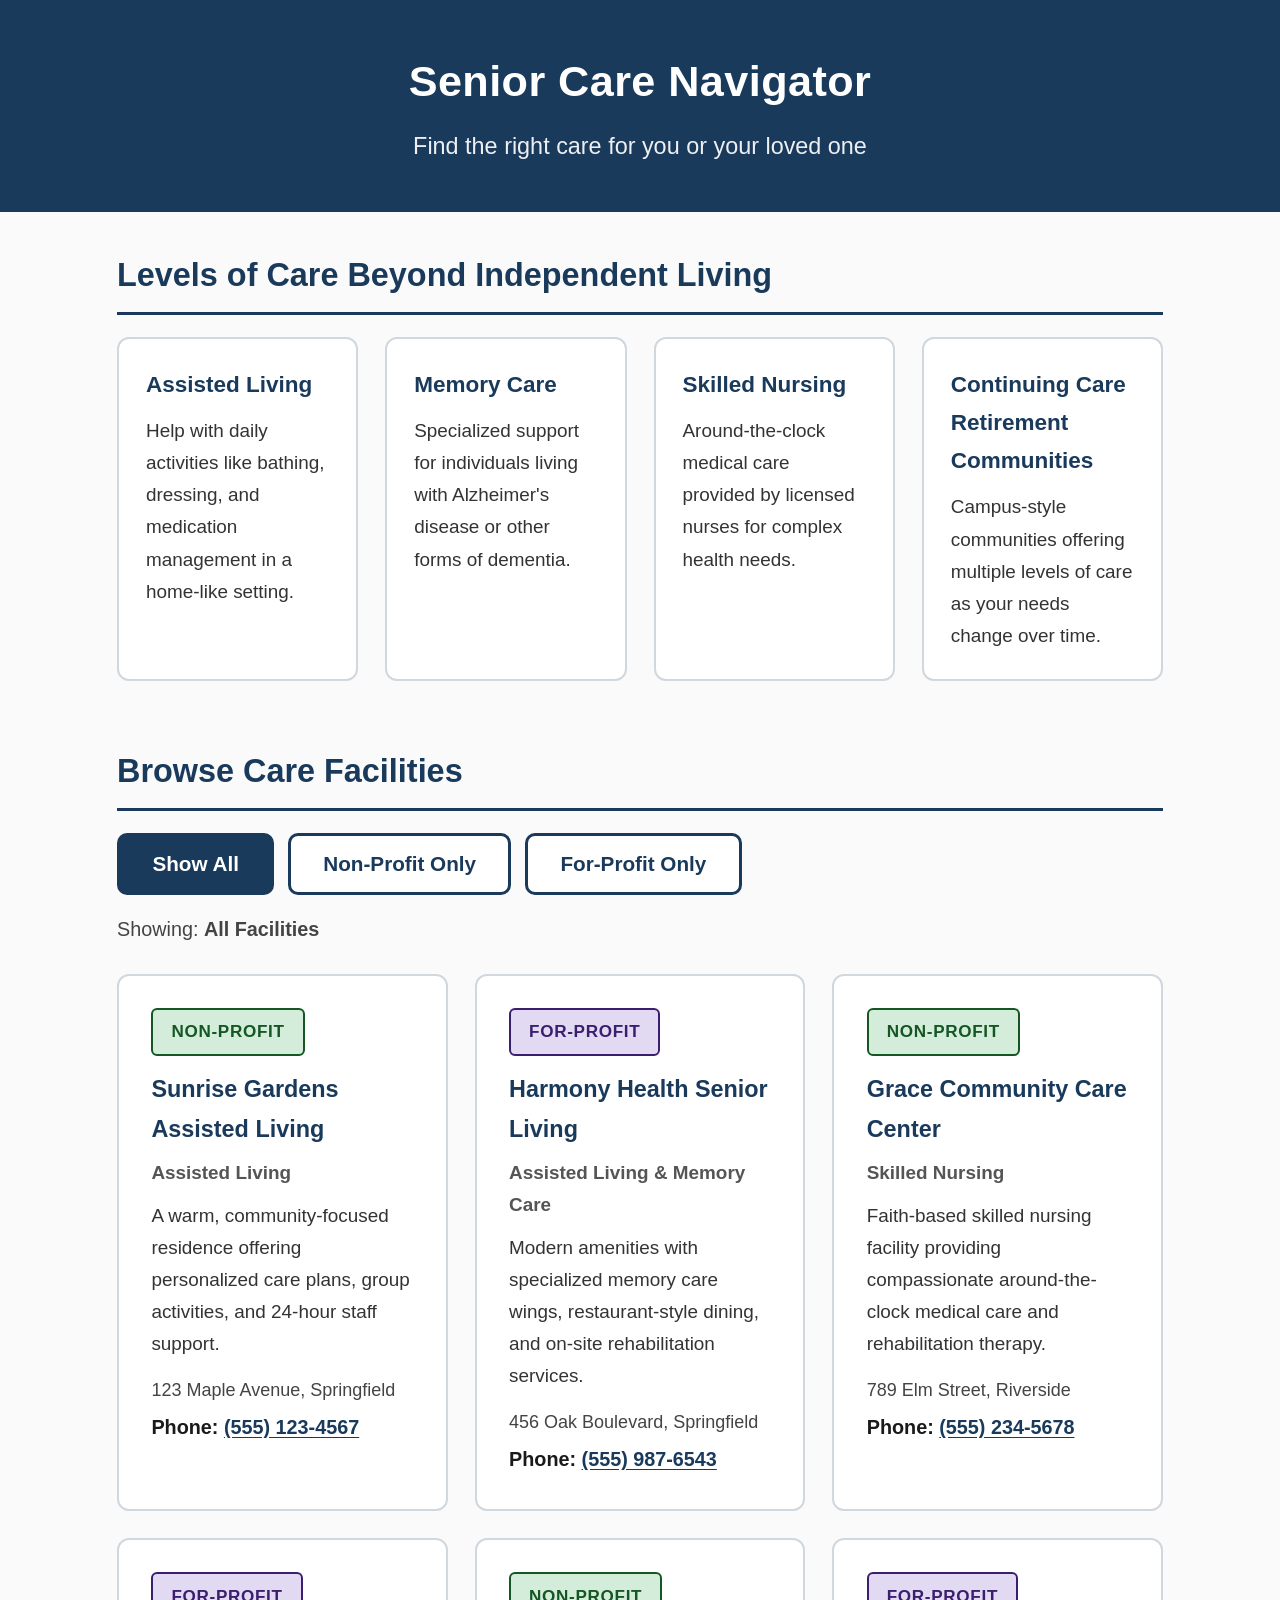
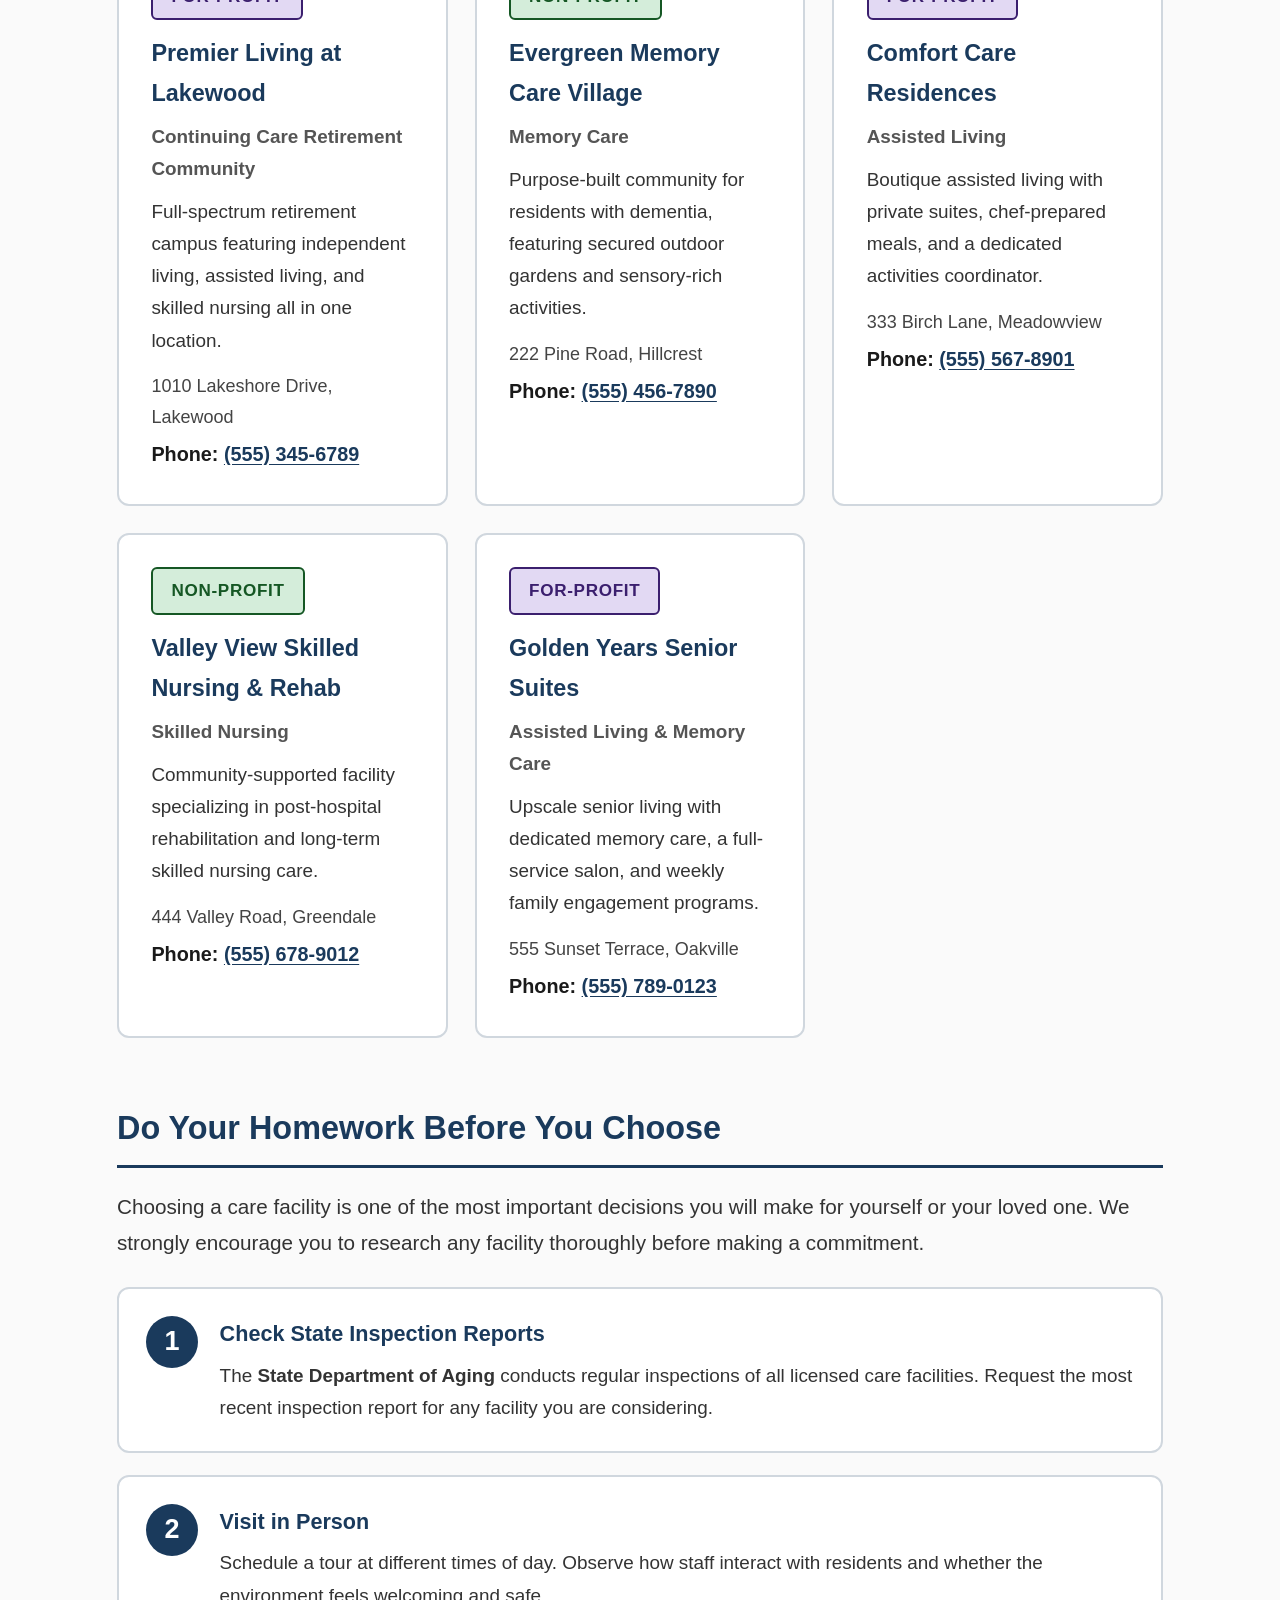
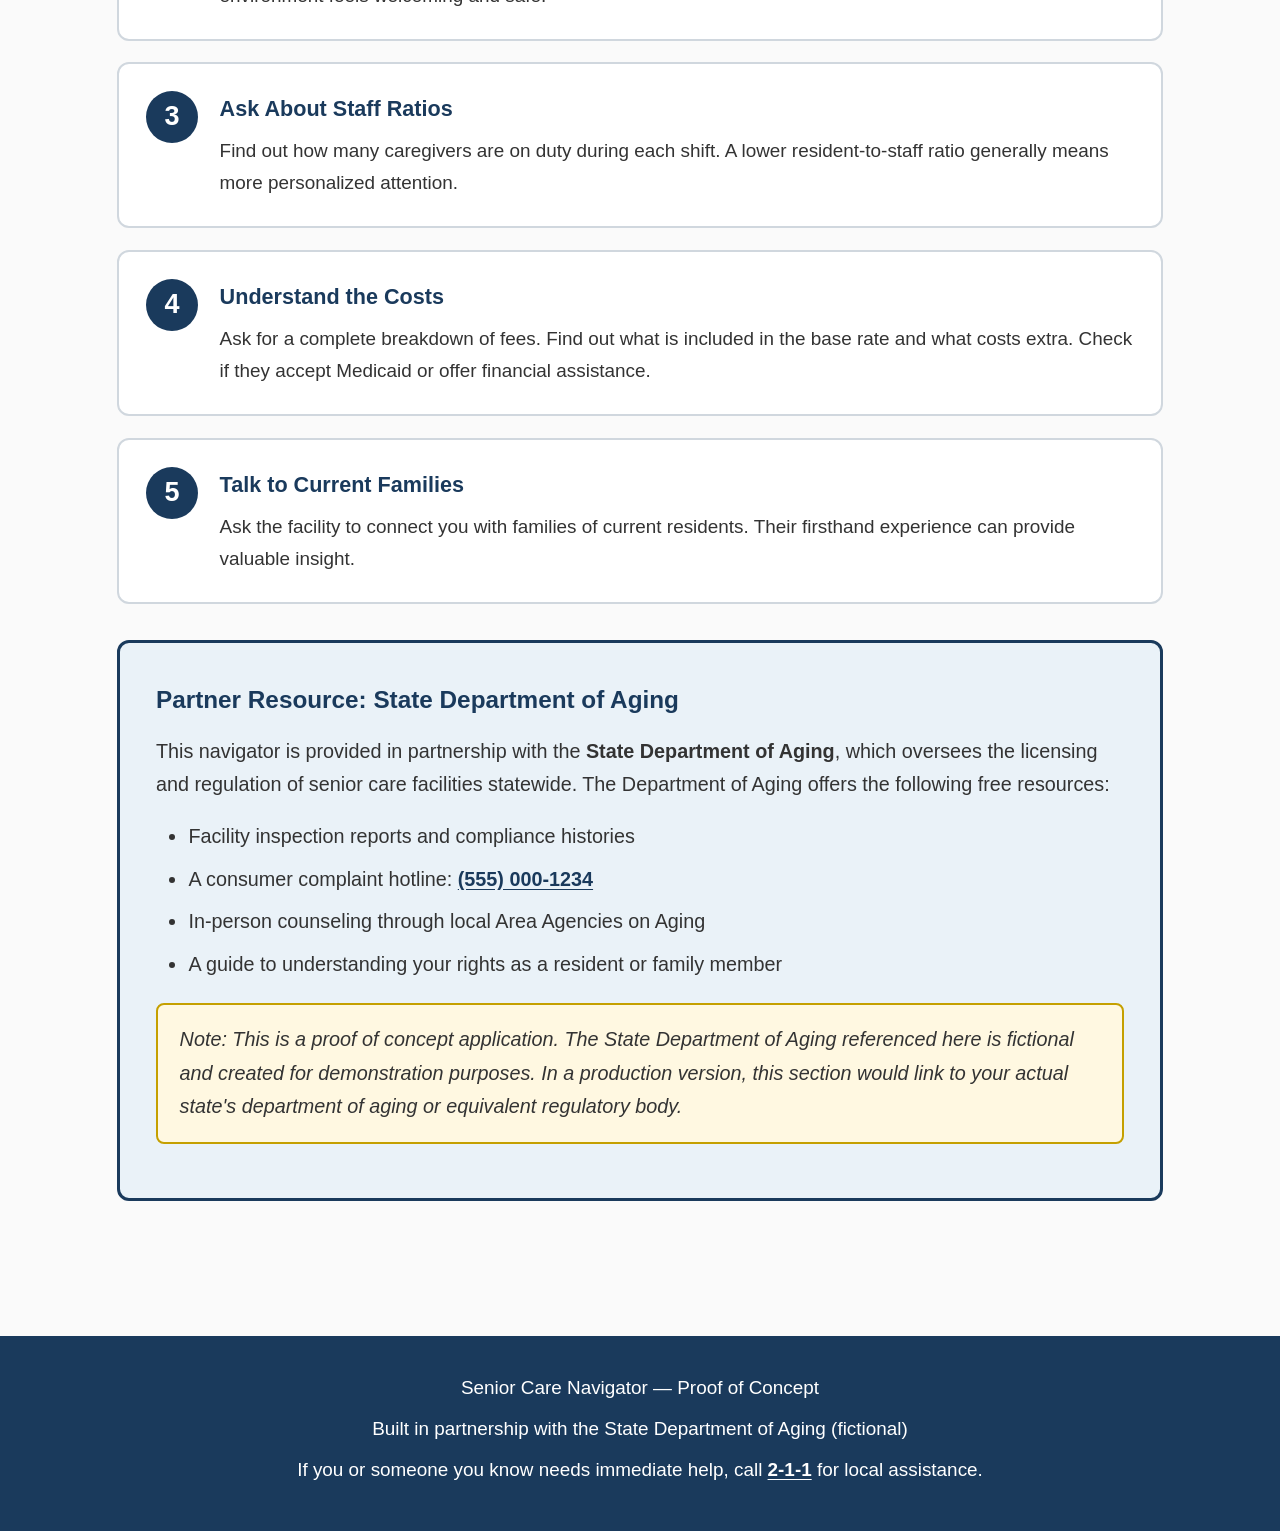
<file: senior-care-navigator/index.html>
<!DOCTYPE html>
<html lang="en">
<head>
  <meta charset="UTF-8">
  <meta name="viewport" content="width=device-width, initial-scale=1.0">
  <title>Senior Care Navigator</title>
  <link rel="stylesheet" href="styles.css">
</head>
<body>
  <a href="#main-content" class="skip-link">Skip to main content</a>

  <header>
    <h1>Senior Care Navigator</h1>
    <p class="subtitle">Find the right care for you or your loved one</p>
  </header>

  <main id="main-content">

    <!-- Care Level Info Section -->
    <section class="care-levels" aria-label="Care levels overview">
      <h2>Levels of Care Beyond Independent Living</h2>
      <div class="care-cards">
        <div class="care-card">
          <h3>Assisted Living</h3>
          <p>Help with daily activities like bathing, dressing, and medication management in a home-like setting.</p>
        </div>
        <div class="care-card">
          <h3>Memory Care</h3>
          <p>Specialized support for individuals living with Alzheimer's disease or other forms of dementia.</p>
        </div>
        <div class="care-card">
          <h3>Skilled Nursing</h3>
          <p>Around-the-clock medical care provided by licensed nurses for complex health needs.</p>
        </div>
        <div class="care-card">
          <h3>Continuing Care Retirement Communities</h3>
          <p>Campus-style communities offering multiple levels of care as your needs change over time.</p>
        </div>
      </div>
    </section>

    <!-- Filter Controls -->
    <section class="filter-section" aria-label="Filter care facilities">
      <h2>Browse Care Facilities</h2>
      <div class="filter-controls">
        <div class="toggle-group" role="radiogroup" aria-label="Filter by organization type">
          <button
            class="toggle-btn active"
            data-filter="all"
            role="radio"
            aria-checked="true"
          >
            Show All
          </button>
          <button
            class="toggle-btn"
            data-filter="non-profit"
            role="radio"
            aria-checked="false"
          >
            Non-Profit Only
          </button>
          <button
            class="toggle-btn"
            data-filter="for-profit"
            role="radio"
            aria-checked="false"
          >
            For-Profit Only
          </button>
        </div>
        <p class="filter-hint" aria-live="polite">Showing: <strong id="filter-status">All Facilities</strong></p>
      </div>
    </section>

    <!-- Facility Listings -->
    <section class="listings" aria-label="Care facility listings">
      <div class="listing-grid" id="listing-grid">

        <article class="listing-card" data-type="non-profit">
          <div class="listing-badge non-profit">Non-Profit</div>
          <h3>Sunrise Gardens Assisted Living</h3>
          <p class="listing-type">Assisted Living</p>
          <p class="listing-desc">A warm, community-focused residence offering personalized care plans, group activities, and 24-hour staff support.</p>
          <p class="listing-location">123 Maple Avenue, Springfield</p>
          <p class="listing-phone">Phone: <a href="tel:5551234567">(555) 123-4567</a></p>
        </article>

        <article class="listing-card" data-type="for-profit">
          <div class="listing-badge for-profit">For-Profit</div>
          <h3>Harmony Health Senior Living</h3>
          <p class="listing-type">Assisted Living &amp; Memory Care</p>
          <p class="listing-desc">Modern amenities with specialized memory care wings, restaurant-style dining, and on-site rehabilitation services.</p>
          <p class="listing-location">456 Oak Boulevard, Springfield</p>
          <p class="listing-phone">Phone: <a href="tel:5559876543">(555) 987-6543</a></p>
        </article>

        <article class="listing-card" data-type="non-profit">
          <div class="listing-badge non-profit">Non-Profit</div>
          <h3>Grace Community Care Center</h3>
          <p class="listing-type">Skilled Nursing</p>
          <p class="listing-desc">Faith-based skilled nursing facility providing compassionate around-the-clock medical care and rehabilitation therapy.</p>
          <p class="listing-location">789 Elm Street, Riverside</p>
          <p class="listing-phone">Phone: <a href="tel:5552345678">(555) 234-5678</a></p>
        </article>

        <article class="listing-card" data-type="for-profit">
          <div class="listing-badge for-profit">For-Profit</div>
          <h3>Premier Living at Lakewood</h3>
          <p class="listing-type">Continuing Care Retirement Community</p>
          <p class="listing-desc">Full-spectrum retirement campus featuring independent living, assisted living, and skilled nursing all in one location.</p>
          <p class="listing-location">1010 Lakeshore Drive, Lakewood</p>
          <p class="listing-phone">Phone: <a href="tel:5553456789">(555) 345-6789</a></p>
        </article>

        <article class="listing-card" data-type="non-profit">
          <div class="listing-badge non-profit">Non-Profit</div>
          <h3>Evergreen Memory Care Village</h3>
          <p class="listing-type">Memory Care</p>
          <p class="listing-desc">Purpose-built community for residents with dementia, featuring secured outdoor gardens and sensory-rich activities.</p>
          <p class="listing-location">222 Pine Road, Hillcrest</p>
          <p class="listing-phone">Phone: <a href="tel:5554567890">(555) 456-7890</a></p>
        </article>

        <article class="listing-card" data-type="for-profit">
          <div class="listing-badge for-profit">For-Profit</div>
          <h3>Comfort Care Residences</h3>
          <p class="listing-type">Assisted Living</p>
          <p class="listing-desc">Boutique assisted living with private suites, chef-prepared meals, and a dedicated activities coordinator.</p>
          <p class="listing-location">333 Birch Lane, Meadowview</p>
          <p class="listing-phone">Phone: <a href="tel:5555678901">(555) 567-8901</a></p>
        </article>

        <article class="listing-card" data-type="non-profit">
          <div class="listing-badge non-profit">Non-Profit</div>
          <h3>Valley View Skilled Nursing &amp; Rehab</h3>
          <p class="listing-type">Skilled Nursing</p>
          <p class="listing-desc">Community-supported facility specializing in post-hospital rehabilitation and long-term skilled nursing care.</p>
          <p class="listing-location">444 Valley Road, Greendale</p>
          <p class="listing-phone">Phone: <a href="tel:5556789012">(555) 678-9012</a></p>
        </article>

        <article class="listing-card" data-type="for-profit">
          <div class="listing-badge for-profit">For-Profit</div>
          <h3>Golden Years Senior Suites</h3>
          <p class="listing-type">Assisted Living &amp; Memory Care</p>
          <p class="listing-desc">Upscale senior living with dedicated memory care, a full-service salon, and weekly family engagement programs.</p>
          <p class="listing-location">555 Sunset Terrace, Oakville</p>
          <p class="listing-phone">Phone: <a href="tel:5557890123">(555) 789-0123</a></p>
        </article>

      </div>
      <p class="no-results" id="no-results" hidden>No facilities match your current filter. Try selecting a different option above.</p>
    </section>

    <!-- Do Your Homework Section -->
    <section class="homework-section" aria-label="Research guidance">
      <h2>Do Your Homework Before You Choose</h2>
      <p>
        Choosing a care facility is one of the most important decisions you will make for yourself or your loved one.
        We strongly encourage you to research any facility thoroughly before making a commitment.
      </p>

      <div class="homework-steps">
        <div class="homework-step">
          <span class="step-number" aria-hidden="true">1</span>
          <div>
            <h3>Check State Inspection Reports</h3>
            <p>The <strong>State Department of Aging</strong> conducts regular inspections of all licensed care facilities.
            Request the most recent inspection report for any facility you are considering.</p>
          </div>
        </div>
        <div class="homework-step">
          <span class="step-number" aria-hidden="true">2</span>
          <div>
            <h3>Visit in Person</h3>
            <p>Schedule a tour at different times of day. Observe how staff interact with residents and whether the
            environment feels welcoming and safe.</p>
          </div>
        </div>
        <div class="homework-step">
          <span class="step-number" aria-hidden="true">3</span>
          <div>
            <h3>Ask About Staff Ratios</h3>
            <p>Find out how many caregivers are on duty during each shift. A lower resident-to-staff ratio generally
            means more personalized attention.</p>
          </div>
        </div>
        <div class="homework-step">
          <span class="step-number" aria-hidden="true">4</span>
          <div>
            <h3>Understand the Costs</h3>
            <p>Ask for a complete breakdown of fees. Find out what is included in the base rate and what costs extra.
            Check if they accept Medicaid or offer financial assistance.</p>
          </div>
        </div>
        <div class="homework-step">
          <span class="step-number" aria-hidden="true">5</span>
          <div>
            <h3>Talk to Current Families</h3>
            <p>Ask the facility to connect you with families of current residents. Their firsthand experience can
            provide valuable insight.</p>
          </div>
        </div>
      </div>

      <div class="dept-aging-box">
        <h3>Partner Resource: State Department of Aging</h3>
        <p>
          This navigator is provided in partnership with the <strong>State Department of Aging</strong>,
          which oversees the licensing and regulation of senior care facilities statewide.
          The Department of Aging offers the following free resources:
        </p>
        <ul>
          <li>Facility inspection reports and compliance histories</li>
          <li>A consumer complaint hotline: <a href="tel:5550001234"><strong>(555) 000-1234</strong></a></li>
          <li>In-person counseling through local Area Agencies on Aging</li>
          <li>A guide to understanding your rights as a resident or family member</li>
        </ul>
        <p class="disclaimer">
          <em>Note: This is a proof of concept application. The State Department of Aging referenced here is
          fictional and created for demonstration purposes. In a production version, this section would link
          to your actual state's department of aging or equivalent regulatory body.</em>
        </p>
      </div>
    </section>

  </main>

  <footer>
    <p>Senior Care Navigator &mdash; Proof of Concept</p>
    <p>Built in partnership with the State Department of Aging (fictional)</p>
    <p>If you or someone you know needs immediate help, call <a href="tel:211"><strong>2-1-1</strong></a> for local assistance.</p>
  </footer>

  <script src="app.js"></script>
</body>
</html>
</file>
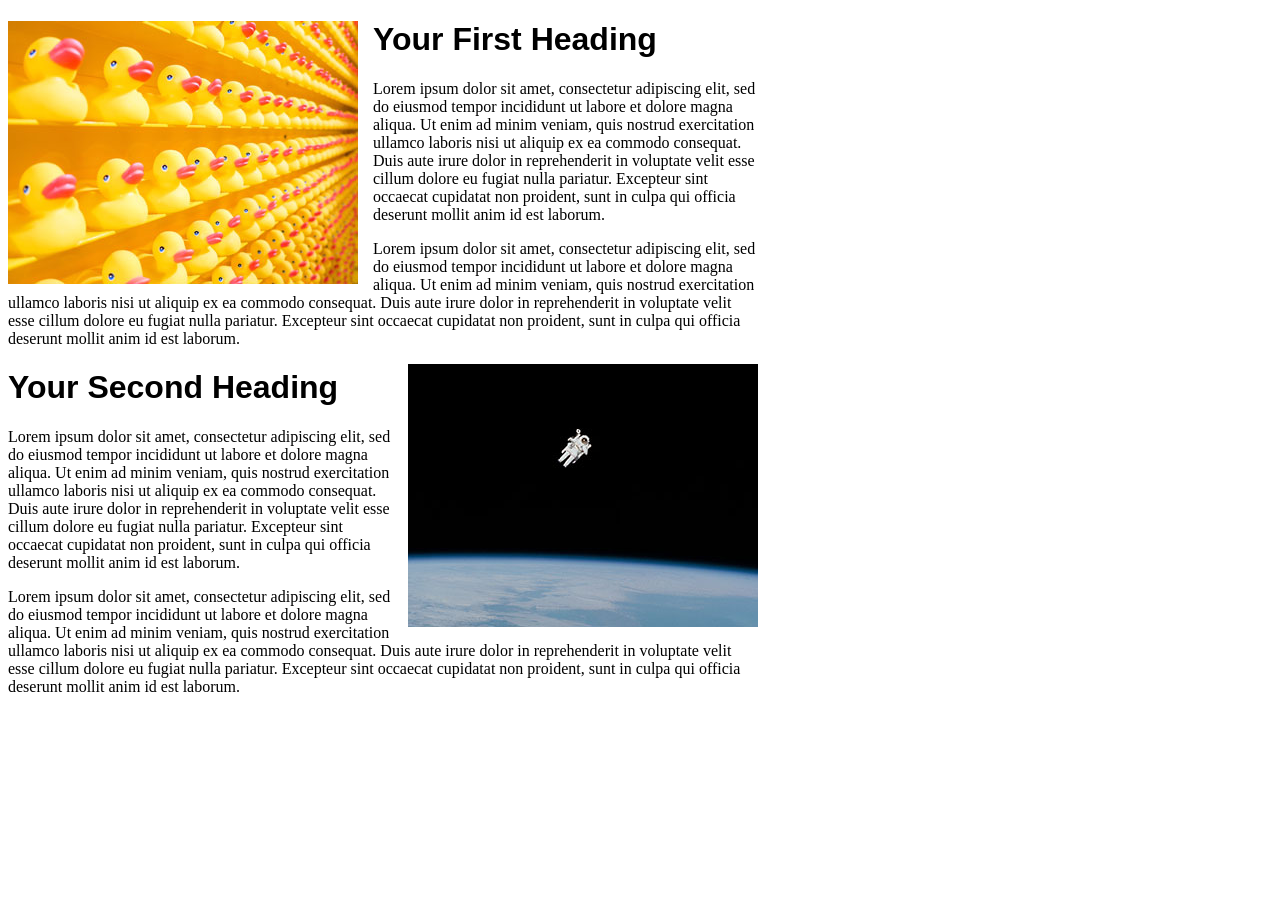
<file: 1_floats/solved/index.html>
<!DOCTYPE html>
<html>
<head>
  <link href="css/index.css" type="text/css" rel="stylesheet">
</head>
<body>
  <div class="separator">
    <img src="images/rubberDucky.jpg" class="left">
    <h1>Your First Heading</h1>
    <p>
      Lorem ipsum dolor sit amet, consectetur adipiscing elit, sed do eiusmod tempor incididunt ut labore et dolore magna aliqua. Ut enim ad minim veniam, quis nostrud exercitation ullamco laboris nisi ut aliquip ex ea commodo consequat. Duis aute irure dolor in reprehenderit in voluptate velit esse cillum dolore eu fugiat nulla pariatur. Excepteur sint occaecat cupidatat non proident, sunt in culpa qui officia deserunt mollit anim id est laborum.
    </p>
    <p>
      Lorem ipsum dolor sit amet, consectetur adipiscing elit, sed do eiusmod tempor incididunt ut labore et dolore magna aliqua. Ut enim ad minim veniam, quis nostrud exercitation ullamco laboris nisi ut aliquip ex ea commodo consequat. Duis aute irure dolor in reprehenderit in voluptate velit esse cillum dolore eu fugiat nulla pariatur. Excepteur sint occaecat cupidatat non proident, sunt in culpa qui officia deserunt mollit anim id est laborum.
    </p>
    <img src="images/space.jpg" class="right">
    <h1>Your Second Heading</h1>
    <p>
      Lorem ipsum dolor sit amet, consectetur adipiscing elit, sed do eiusmod tempor incididunt ut labore et dolore magna aliqua. Ut enim ad minim veniam, quis nostrud exercitation ullamco laboris nisi ut aliquip ex ea commodo consequat. Duis aute irure dolor in reprehenderit in voluptate velit esse cillum dolore eu fugiat nulla pariatur. Excepteur sint occaecat cupidatat non proident, sunt in culpa qui officia deserunt mollit anim id est laborum.
    </p>
    <p>
      Lorem ipsum dolor sit amet, consectetur adipiscing elit, sed do eiusmod tempor incididunt ut labore et dolore magna aliqua.

      Ut enim ad minim veniam, quis nostrud exercitation ullamco laboris nisi ut aliquip ex ea commodo consequat. Duis aute irure dolor in reprehenderit in voluptate velit esse cillum dolore eu fugiat nulla pariatur.

      Excepteur sint occaecat cupidatat non proident, sunt in culpa qui officia deserunt mollit anim id est laborum.
    </p>

  </div>
</body>
</html>
</file>
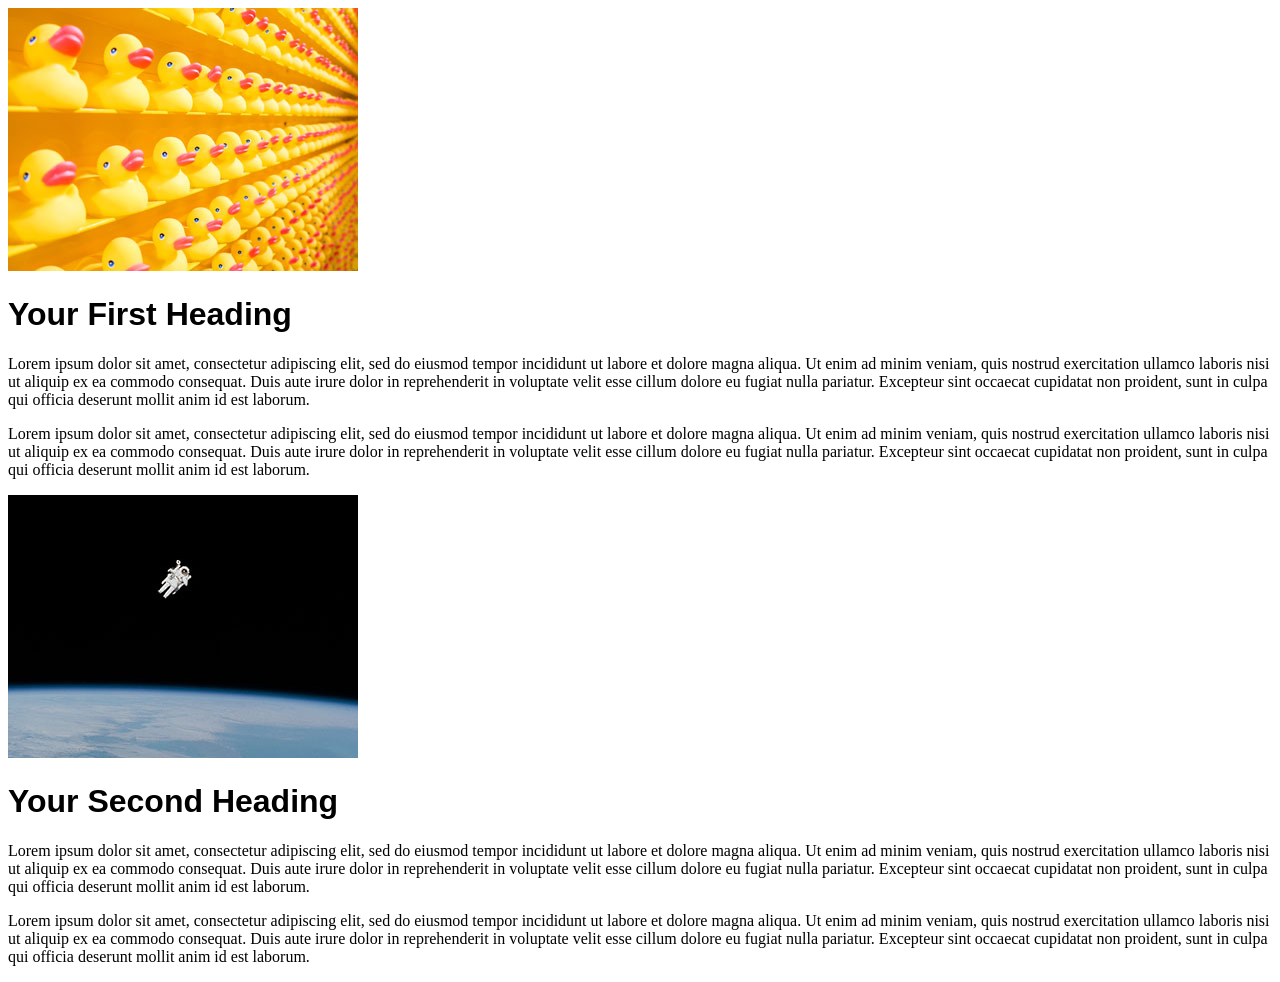
<file: 1_floats/unsolved/index.html>
<!DOCTYPE html>
<html>
<head> 
  <link href="css/index.css" type="text/css" rel="stylesheet">
</head>
<body>
  <div class="separator">
    <img src="images/rubberDucky.jpg" class="left">
    <h1>Your First Heading</h1>
    <p>
      Lorem ipsum dolor sit amet, consectetur adipiscing elit, sed do eiusmod tempor incididunt ut labore et dolore magna aliqua. Ut enim ad minim veniam, quis nostrud exercitation ullamco laboris nisi ut aliquip ex ea commodo consequat. Duis aute irure dolor in reprehenderit in voluptate velit esse cillum dolore eu fugiat nulla pariatur. Excepteur sint occaecat cupidatat non proident, sunt in culpa qui officia deserunt mollit anim id est laborum.
    </p>
    <p>
      Lorem ipsum dolor sit amet, consectetur adipiscing elit, sed do eiusmod tempor incididunt ut labore et dolore magna aliqua. Ut enim ad minim veniam, quis nostrud exercitation ullamco laboris nisi ut aliquip ex ea commodo consequat. Duis aute irure dolor in reprehenderit in voluptate velit esse cillum dolore eu fugiat nulla pariatur. Excepteur sint occaecat cupidatat non proident, sunt in culpa qui officia deserunt mollit anim id est laborum.
    </p>
    <img src="images/space.jpg" class="right">
    <h1>Your Second Heading</h1>
    <p>
      Lorem ipsum dolor sit amet, consectetur adipiscing elit, sed do eiusmod tempor incididunt ut labore et dolore magna aliqua. Ut enim ad minim veniam, quis nostrud exercitation ullamco laboris nisi ut aliquip ex ea commodo consequat. Duis aute irure dolor in reprehenderit in voluptate velit esse cillum dolore eu fugiat nulla pariatur. Excepteur sint occaecat cupidatat non proident, sunt in culpa qui officia deserunt mollit anim id est laborum.
    </p>
    <p>
      Lorem ipsum dolor sit amet, consectetur adipiscing elit, sed do eiusmod tempor incididunt ut labore et dolore magna aliqua.

      Ut enim ad minim veniam, quis nostrud exercitation ullamco laboris nisi ut aliquip ex ea commodo consequat. Duis aute irure dolor in reprehenderit in voluptate velit esse cillum dolore eu fugiat nulla pariatur.

      Excepteur sint occaecat cupidatat non proident, sunt in culpa qui officia deserunt mollit anim id est laborum.
    </p>

  </div>
</body>
</html>
</file>
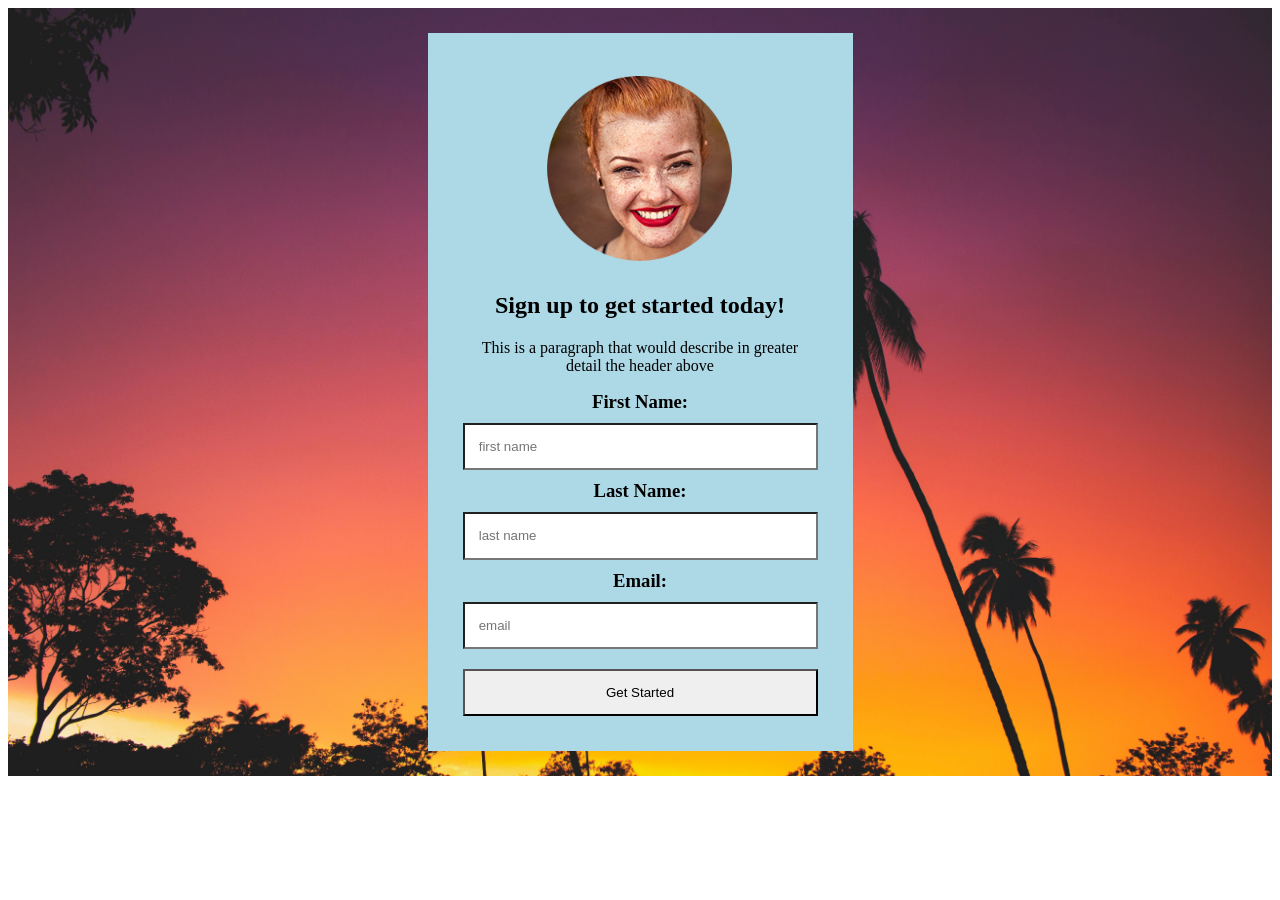
<file: 2_block_and_inline_elements/solved/index.html>
<!DOCTYPE html>
<html>
<head>
  <link href="css/index.css" type="text/css" rel="stylesheet">
</head>
<body>
  <section>
    <div class="block_element">
      <img src="images/face.png">
      <h1>Sign up to get started today!</h1>
      <p>This is a paragraph that would describe in greater detail the header above</p>
      <form>
        <h3>First Name:</h3>
        <input type="text" placeholder="first name"></input>
        <h3>Last Name:</h3>
        <input type="text" placeholder="last name"></input>
        <h3>Email:</h3>
        <input type="text" placeholder="email"></input>
        <input class="submit" type="submit" value="Get Started"></input>
      </form>
    </div>
  </section>
</body>
</html>
</file>
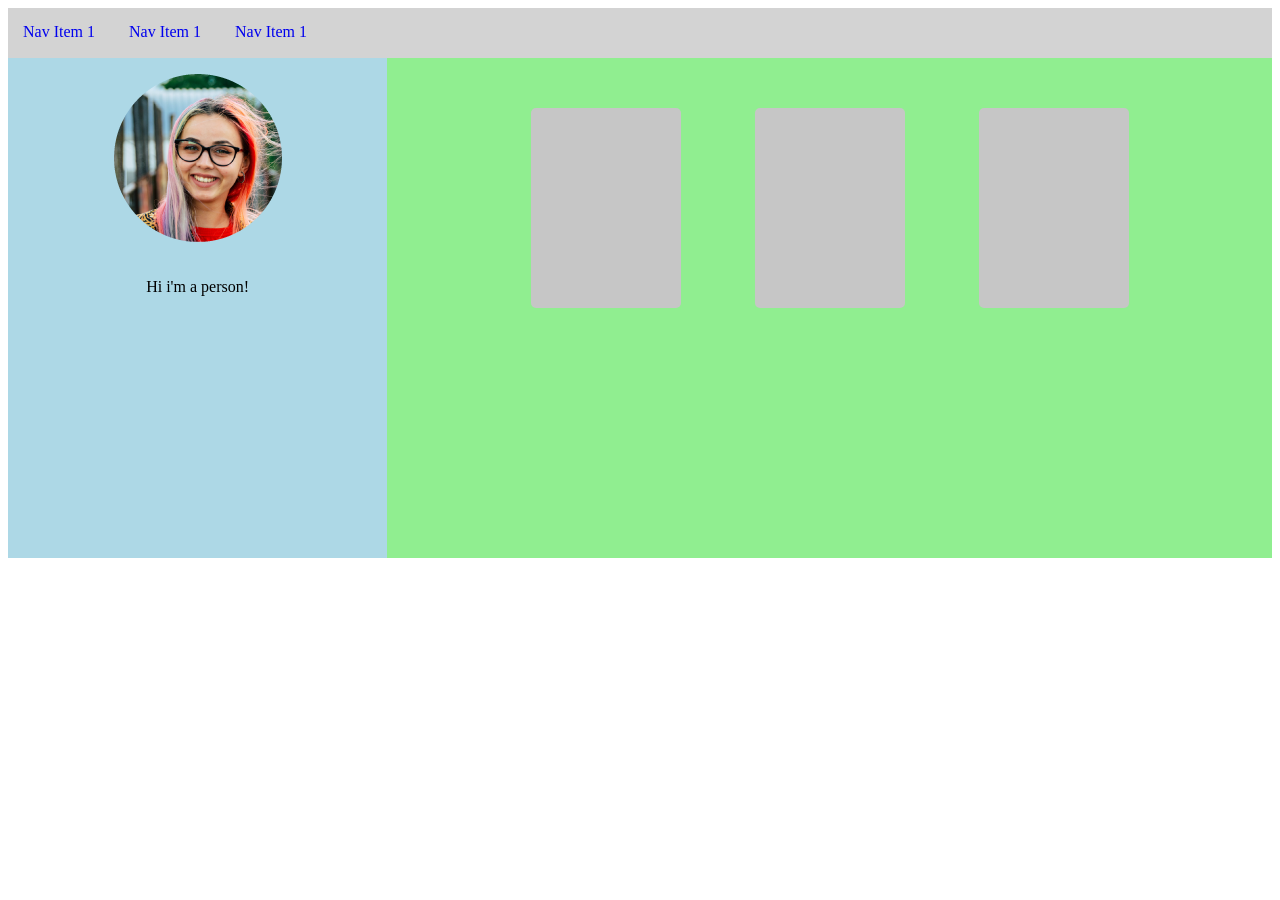
<file: 3_inline_block_elements/solved/index.html>
<!DOCTYPE html>
<html>
<head>
  <link href="css/index.css" rel="stylesheet" type="text/css">
</head>

<body>
  <nav>
    <div class="block_element">
      <a href="https://google.com"><div class="inline-block">Nav Item 1</div></a>
      <a href="https://google.com"><div class="inline-block">Nav Item 1</div></a>
      <a href="https://google.com"><div class="inline-block">Nav Item 1</div></a>
    </div>
  </nav>

  <section class="wrapper">
    <div class="left">
      <img src="person.png">
      <p>Hi i'm a person!</p>
    </div>
    <div class="right">
      <div class="card">
      </div>
      <div class="card">
      </div>
      <div class="card">
      </div>
    </div>
  </section>
</body>
</html>
</file>
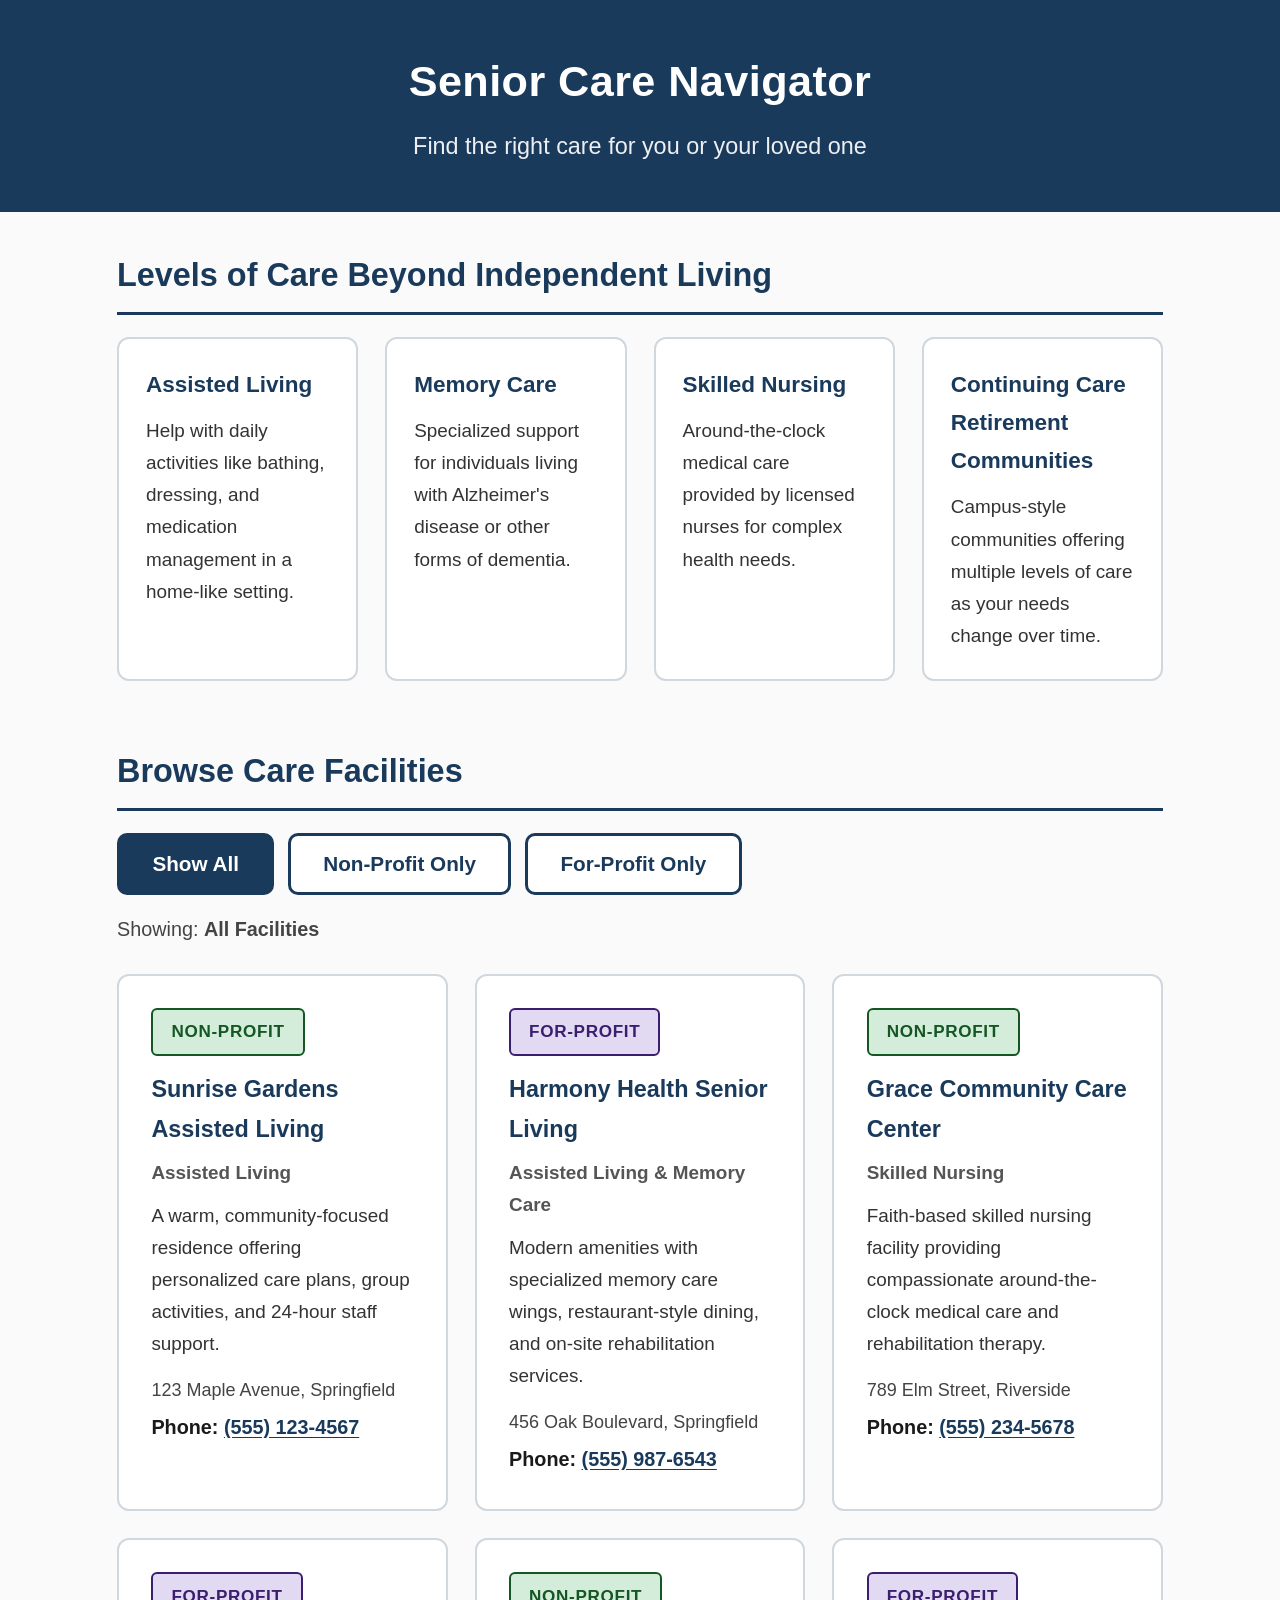
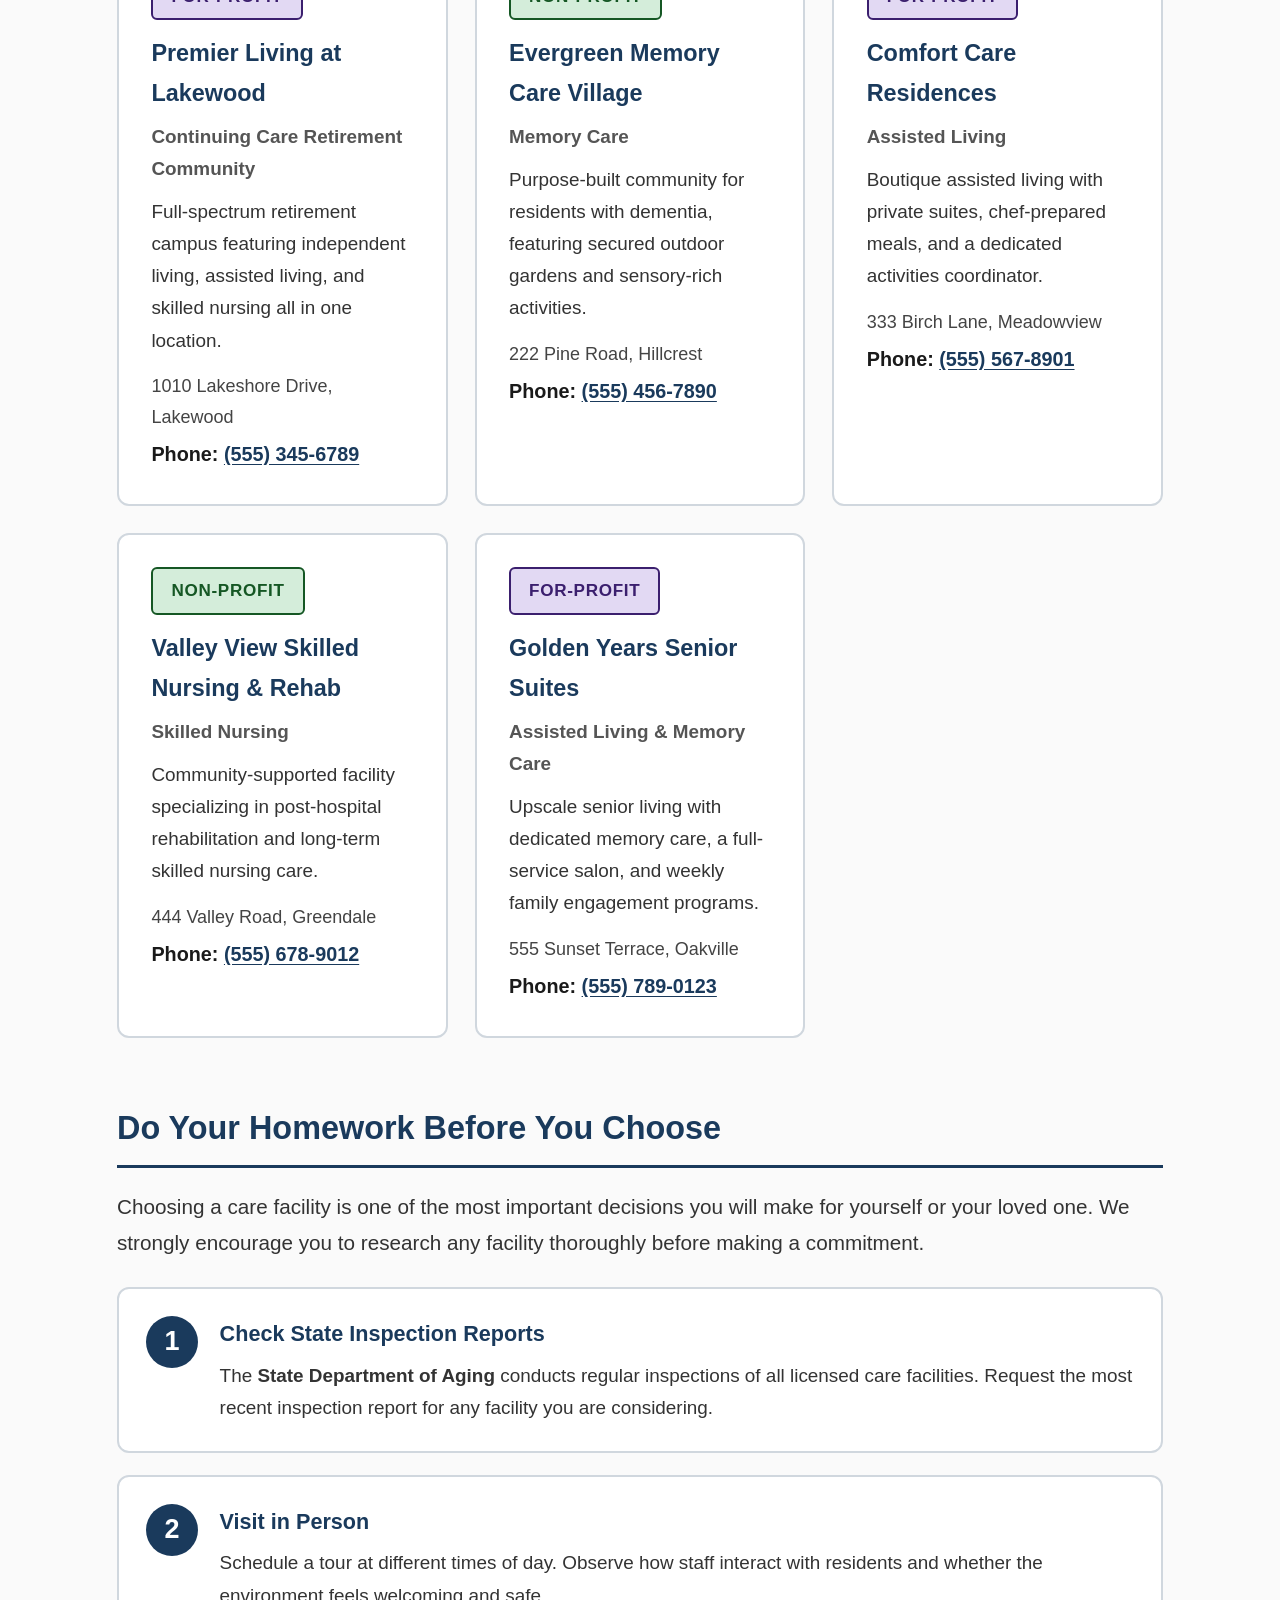
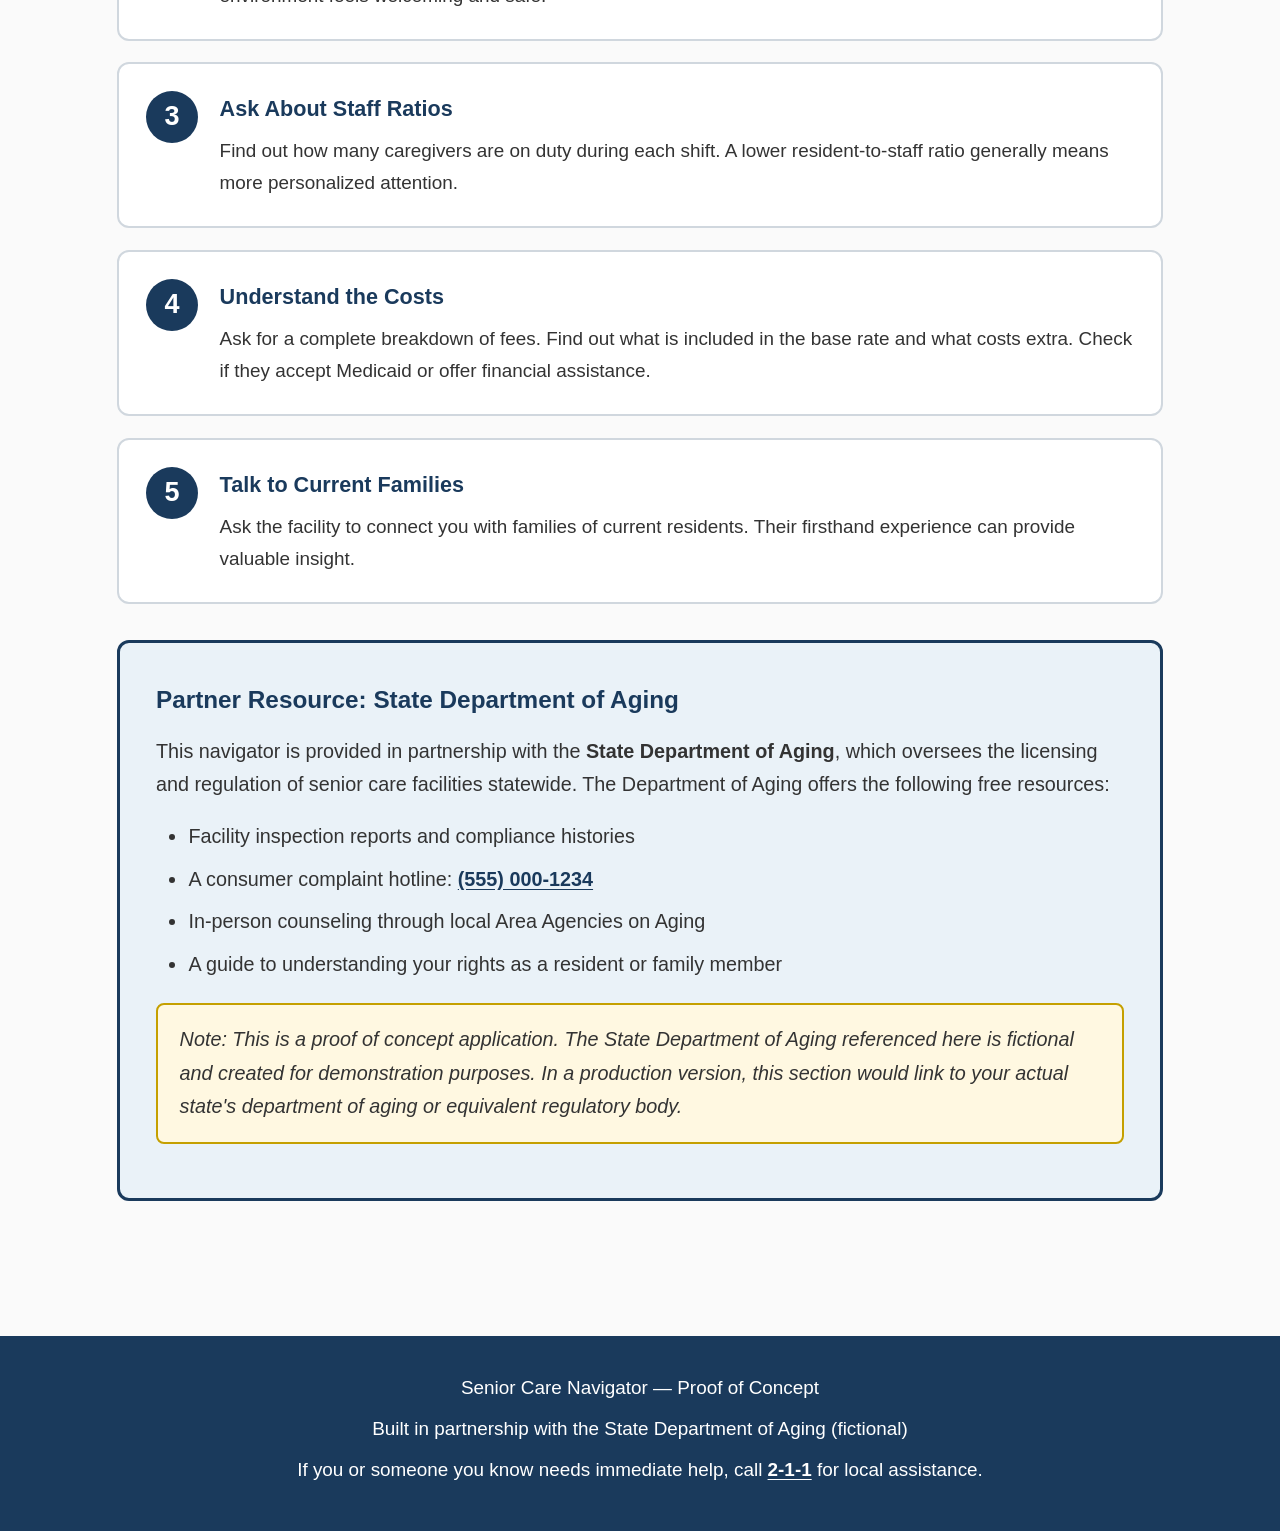
<file: senior-care-navigator/standalone.html>
<!DOCTYPE html>
<html lang="en">
<head>
  <meta charset="UTF-8">
  <meta name="viewport" content="width=device-width, initial-scale=1.0">
  <title>Senior Care Navigator</title>
  <style>
/* ============================================
   Senior Care Navigator — Accessible Stylesheet
   Designed for visually challenged users:
   - Minimum 18px base font size
   - Large touch targets (min 48px)
   - High contrast colors (WCAG AA+)
   - Clear visual hierarchy
   ============================================ */

/* --- Reset & Base --- */
*,
*::before,
*::after {
  box-sizing: border-box;
  margin: 0;
  padding: 0;
}

html {
  font-size: 18px;
  scroll-behavior: smooth;
}

body {
  font-family: -apple-system, BlinkMacSystemFont, "Segoe UI", Roboto, "Helvetica Neue", Arial, sans-serif;
  line-height: 1.7;
  color: #1a1a1a;
  background-color: #fafafa;
}

/* --- Skip Link (Accessibility) --- */
.skip-link {
  position: absolute;
  top: -100px;
  left: 1rem;
  background: #1a3a5c;
  color: #ffffff;
  padding: 1rem 1.5rem;
  font-size: 1.1rem;
  border-radius: 0 0 8px 8px;
  z-index: 1000;
  text-decoration: none;
}

.skip-link:focus {
  top: 0;
  outline: 3px solid #f5a623;
}

/* --- Focus Styles --- */
a:focus,
button:focus {
  outline: 3px solid #f5a623;
  outline-offset: 3px;
}

/* --- Header --- */
header {
  background: #1a3a5c;
  color: #ffffff;
  text-align: center;
  padding: 2.5rem 1.5rem;
}

header h1 {
  font-size: 2.4rem;
  font-weight: 700;
  margin-bottom: 0.5rem;
  letter-spacing: 0.01em;
}

header .subtitle {
  font-size: 1.3rem;
  opacity: 0.92;
  font-weight: 400;
}

/* --- Main Content --- */
main {
  max-width: 1100px;
  margin: 0 auto;
  padding: 2rem 1.5rem 4rem;
}

/* --- Section Spacing --- */
section {
  margin-bottom: 3.5rem;
}

section h2 {
  font-size: 1.8rem;
  color: #1a3a5c;
  margin-bottom: 1.2rem;
  border-bottom: 3px solid #1a3a5c;
  padding-bottom: 0.5rem;
}

/* --- Care Level Cards --- */
.care-cards {
  display: grid;
  grid-template-columns: repeat(auto-fit, minmax(240px, 1fr));
  gap: 1.5rem;
}

.care-card {
  background: #ffffff;
  border: 2px solid #d0d7de;
  border-radius: 12px;
  padding: 1.5rem;
}

.care-card h3 {
  font-size: 1.25rem;
  color: #1a3a5c;
  margin-bottom: 0.6rem;
}

.care-card p {
  font-size: 1.05rem;
  color: #333333;
}

/* --- Filter Controls --- */
.filter-section {
  margin-bottom: 1rem;
}

.filter-controls {
  display: flex;
  flex-direction: column;
  gap: 1rem;
  align-items: flex-start;
}

.toggle-group {
  display: flex;
  flex-wrap: wrap;
  gap: 0.75rem;
}

.toggle-btn {
  font-size: 1.15rem;
  font-weight: 600;
  padding: 0.9rem 1.8rem;
  border: 3px solid #1a3a5c;
  border-radius: 10px;
  background: #ffffff;
  color: #1a3a5c;
  cursor: pointer;
  min-height: 56px;
  min-width: 56px;
  transition: background 0.15s, color 0.15s;
}

.toggle-btn:hover {
  background: #e8eef4;
}

.toggle-btn.active {
  background: #1a3a5c;
  color: #ffffff;
}

.filter-hint {
  font-size: 1.1rem;
  color: #444444;
}

/* --- Listing Grid --- */
.listing-grid {
  display: grid;
  grid-template-columns: repeat(auto-fit, minmax(300px, 1fr));
  gap: 1.5rem;
  margin-top: 1.5rem;
}

.listing-card {
  background: #ffffff;
  border: 2px solid #d0d7de;
  border-radius: 12px;
  padding: 1.8rem;
  position: relative;
  transition: box-shadow 0.15s;
}

.listing-card:hover {
  box-shadow: 0 4px 16px rgba(0, 0, 0, 0.1);
}

.listing-card.hidden {
  display: none;
}

.listing-badge {
  display: inline-block;
  font-size: 0.95rem;
  font-weight: 700;
  text-transform: uppercase;
  letter-spacing: 0.04em;
  padding: 0.4rem 1rem;
  border-radius: 6px;
  margin-bottom: 0.8rem;
}

.listing-badge.non-profit {
  background: #d4edda;
  color: #155724;
  border: 2px solid #155724;
}

.listing-badge.for-profit {
  background: #e2d9f3;
  color: #3b1f6e;
  border: 2px solid #3b1f6e;
}

.listing-card h3 {
  font-size: 1.3rem;
  color: #1a3a5c;
  margin-bottom: 0.4rem;
}

.listing-type {
  font-size: 1.05rem;
  font-weight: 600;
  color: #555555;
  margin-bottom: 0.6rem;
}

.listing-desc {
  font-size: 1.05rem;
  color: #333333;
  margin-bottom: 0.8rem;
}

.listing-location {
  font-size: 1rem;
  color: #444444;
  margin-bottom: 0.3rem;
}

.listing-phone {
  font-size: 1.1rem;
  font-weight: 600;
}

.listing-phone a {
  color: #1a3a5c;
  text-decoration: underline;
  text-underline-offset: 3px;
}

.listing-phone a:hover {
  color: #0d2137;
}

.no-results {
  font-size: 1.15rem;
  color: #6c2020;
  background: #fce4e4;
  border: 2px solid #d9534f;
  border-radius: 10px;
  padding: 1.5rem;
  text-align: center;
  margin-top: 1.5rem;
}

/* --- Homework Section --- */
.homework-section > p {
  font-size: 1.15rem;
  color: #333333;
  margin-bottom: 1.5rem;
}

.homework-steps {
  display: flex;
  flex-direction: column;
  gap: 1.2rem;
  margin-bottom: 2rem;
}

.homework-step {
  display: flex;
  align-items: flex-start;
  gap: 1.2rem;
  background: #ffffff;
  border: 2px solid #d0d7de;
  border-radius: 12px;
  padding: 1.5rem;
}

.step-number {
  display: flex;
  align-items: center;
  justify-content: center;
  min-width: 52px;
  min-height: 52px;
  background: #1a3a5c;
  color: #ffffff;
  font-size: 1.5rem;
  font-weight: 700;
  border-radius: 50%;
  flex-shrink: 0;
}

.homework-step h3 {
  font-size: 1.2rem;
  color: #1a3a5c;
  margin-bottom: 0.4rem;
}

.homework-step p {
  font-size: 1.05rem;
  color: #333333;
}

/* --- Department of Aging Box --- */
.dept-aging-box {
  background: #eaf2f8;
  border: 3px solid #1a3a5c;
  border-radius: 12px;
  padding: 2rem;
}

.dept-aging-box h3 {
  font-size: 1.35rem;
  color: #1a3a5c;
  margin-bottom: 0.8rem;
}

.dept-aging-box p {
  font-size: 1.1rem;
  color: #333333;
  margin-bottom: 1rem;
}

.dept-aging-box ul {
  list-style: disc;
  padding-left: 1.8rem;
  margin-bottom: 1.2rem;
}

.dept-aging-box li {
  font-size: 1.1rem;
  color: #333333;
  margin-bottom: 0.5rem;
}

.dept-aging-box a {
  color: #1a3a5c;
  text-decoration: underline;
  text-underline-offset: 3px;
}

.disclaimer {
  font-size: 1rem;
  color: #666666;
  background: #fff8e1;
  border: 2px solid #c5a000;
  border-radius: 8px;
  padding: 1rem 1.2rem;
}

/* --- Footer --- */
footer {
  background: #1a3a5c;
  color: #ffffff;
  text-align: center;
  padding: 2rem 1.5rem;
}

footer p {
  font-size: 1.05rem;
  margin-bottom: 0.5rem;
}

footer a {
  color: #ffffff;
  text-decoration: underline;
  text-underline-offset: 3px;
}

/* --- Responsive --- */
@media (max-width: 600px) {
  html {
    font-size: 17px;
  }

  header h1 {
    font-size: 1.8rem;
  }

  header .subtitle {
    font-size: 1.1rem;
  }

  .toggle-group {
    flex-direction: column;
    width: 100%;
  }

  .toggle-btn {
    width: 100%;
    text-align: center;
  }

  .listing-grid {
    grid-template-columns: 1fr;
  }

  .care-cards {
    grid-template-columns: 1fr;
  }

  .homework-step {
    flex-direction: column;
    align-items: center;
    text-align: center;
  }
}
  </style>
</head>
<body>
  <a href="#main-content" class="skip-link">Skip to main content</a>

  <header>
    <h1>Senior Care Navigator</h1>
    <p class="subtitle">Find the right care for you or your loved one</p>
  </header>

  <main id="main-content">

    <!-- Care Level Info Section -->
    <section class="care-levels" aria-label="Care levels overview">
      <h2>Levels of Care Beyond Independent Living</h2>
      <div class="care-cards">
        <div class="care-card">
          <h3>Assisted Living</h3>
          <p>Help with daily activities like bathing, dressing, and medication management in a home-like setting.</p>
        </div>
        <div class="care-card">
          <h3>Memory Care</h3>
          <p>Specialized support for individuals living with Alzheimer's disease or other forms of dementia.</p>
        </div>
        <div class="care-card">
          <h3>Skilled Nursing</h3>
          <p>Around-the-clock medical care provided by licensed nurses for complex health needs.</p>
        </div>
        <div class="care-card">
          <h3>Continuing Care Retirement Communities</h3>
          <p>Campus-style communities offering multiple levels of care as your needs change over time.</p>
        </div>
      </div>
    </section>

    <!-- Filter Controls -->
    <section class="filter-section" aria-label="Filter care facilities">
      <h2>Browse Care Facilities</h2>
      <div class="filter-controls">
        <div class="toggle-group" role="radiogroup" aria-label="Filter by organization type">
          <button
            class="toggle-btn active"
            data-filter="all"
            role="radio"
            aria-checked="true"
          >
            Show All
          </button>
          <button
            class="toggle-btn"
            data-filter="non-profit"
            role="radio"
            aria-checked="false"
          >
            Non-Profit Only
          </button>
          <button
            class="toggle-btn"
            data-filter="for-profit"
            role="radio"
            aria-checked="false"
          >
            For-Profit Only
          </button>
        </div>
        <p class="filter-hint" aria-live="polite">Showing: <strong id="filter-status">All Facilities</strong></p>
      </div>
    </section>

    <!-- Facility Listings -->
    <section class="listings" aria-label="Care facility listings">
      <div class="listing-grid" id="listing-grid">

        <article class="listing-card" data-type="non-profit">
          <div class="listing-badge non-profit">Non-Profit</div>
          <h3>Sunrise Gardens Assisted Living</h3>
          <p class="listing-type">Assisted Living</p>
          <p class="listing-desc">A warm, community-focused residence offering personalized care plans, group activities, and 24-hour staff support.</p>
          <p class="listing-location">123 Maple Avenue, Springfield</p>
          <p class="listing-phone">Phone: <a href="tel:5551234567">(555) 123-4567</a></p>
        </article>

        <article class="listing-card" data-type="for-profit">
          <div class="listing-badge for-profit">For-Profit</div>
          <h3>Harmony Health Senior Living</h3>
          <p class="listing-type">Assisted Living &amp; Memory Care</p>
          <p class="listing-desc">Modern amenities with specialized memory care wings, restaurant-style dining, and on-site rehabilitation services.</p>
          <p class="listing-location">456 Oak Boulevard, Springfield</p>
          <p class="listing-phone">Phone: <a href="tel:5559876543">(555) 987-6543</a></p>
        </article>

        <article class="listing-card" data-type="non-profit">
          <div class="listing-badge non-profit">Non-Profit</div>
          <h3>Grace Community Care Center</h3>
          <p class="listing-type">Skilled Nursing</p>
          <p class="listing-desc">Faith-based skilled nursing facility providing compassionate around-the-clock medical care and rehabilitation therapy.</p>
          <p class="listing-location">789 Elm Street, Riverside</p>
          <p class="listing-phone">Phone: <a href="tel:5552345678">(555) 234-5678</a></p>
        </article>

        <article class="listing-card" data-type="for-profit">
          <div class="listing-badge for-profit">For-Profit</div>
          <h3>Premier Living at Lakewood</h3>
          <p class="listing-type">Continuing Care Retirement Community</p>
          <p class="listing-desc">Full-spectrum retirement campus featuring independent living, assisted living, and skilled nursing all in one location.</p>
          <p class="listing-location">1010 Lakeshore Drive, Lakewood</p>
          <p class="listing-phone">Phone: <a href="tel:5553456789">(555) 345-6789</a></p>
        </article>

        <article class="listing-card" data-type="non-profit">
          <div class="listing-badge non-profit">Non-Profit</div>
          <h3>Evergreen Memory Care Village</h3>
          <p class="listing-type">Memory Care</p>
          <p class="listing-desc">Purpose-built community for residents with dementia, featuring secured outdoor gardens and sensory-rich activities.</p>
          <p class="listing-location">222 Pine Road, Hillcrest</p>
          <p class="listing-phone">Phone: <a href="tel:5554567890">(555) 456-7890</a></p>
        </article>

        <article class="listing-card" data-type="for-profit">
          <div class="listing-badge for-profit">For-Profit</div>
          <h3>Comfort Care Residences</h3>
          <p class="listing-type">Assisted Living</p>
          <p class="listing-desc">Boutique assisted living with private suites, chef-prepared meals, and a dedicated activities coordinator.</p>
          <p class="listing-location">333 Birch Lane, Meadowview</p>
          <p class="listing-phone">Phone: <a href="tel:5555678901">(555) 567-8901</a></p>
        </article>

        <article class="listing-card" data-type="non-profit">
          <div class="listing-badge non-profit">Non-Profit</div>
          <h3>Valley View Skilled Nursing &amp; Rehab</h3>
          <p class="listing-type">Skilled Nursing</p>
          <p class="listing-desc">Community-supported facility specializing in post-hospital rehabilitation and long-term skilled nursing care.</p>
          <p class="listing-location">444 Valley Road, Greendale</p>
          <p class="listing-phone">Phone: <a href="tel:5556789012">(555) 678-9012</a></p>
        </article>

        <article class="listing-card" data-type="for-profit">
          <div class="listing-badge for-profit">For-Profit</div>
          <h3>Golden Years Senior Suites</h3>
          <p class="listing-type">Assisted Living &amp; Memory Care</p>
          <p class="listing-desc">Upscale senior living with dedicated memory care, a full-service salon, and weekly family engagement programs.</p>
          <p class="listing-location">555 Sunset Terrace, Oakville</p>
          <p class="listing-phone">Phone: <a href="tel:5557890123">(555) 789-0123</a></p>
        </article>

      </div>
      <p class="no-results" id="no-results" hidden>No facilities match your current filter. Try selecting a different option above.</p>
    </section>

    <!-- Do Your Homework Section -->
    <section class="homework-section" aria-label="Research guidance">
      <h2>Do Your Homework Before You Choose</h2>
      <p>
        Choosing a care facility is one of the most important decisions you will make for yourself or your loved one.
        We strongly encourage you to research any facility thoroughly before making a commitment.
      </p>

      <div class="homework-steps">
        <div class="homework-step">
          <span class="step-number" aria-hidden="true">1</span>
          <div>
            <h3>Check State Inspection Reports</h3>
            <p>The <strong>State Department of Aging</strong> conducts regular inspections of all licensed care facilities.
            Request the most recent inspection report for any facility you are considering.</p>
          </div>
        </div>
        <div class="homework-step">
          <span class="step-number" aria-hidden="true">2</span>
          <div>
            <h3>Visit in Person</h3>
            <p>Schedule a tour at different times of day. Observe how staff interact with residents and whether the
            environment feels welcoming and safe.</p>
          </div>
        </div>
        <div class="homework-step">
          <span class="step-number" aria-hidden="true">3</span>
          <div>
            <h3>Ask About Staff Ratios</h3>
            <p>Find out how many caregivers are on duty during each shift. A lower resident-to-staff ratio generally
            means more personalized attention.</p>
          </div>
        </div>
        <div class="homework-step">
          <span class="step-number" aria-hidden="true">4</span>
          <div>
            <h3>Understand the Costs</h3>
            <p>Ask for a complete breakdown of fees. Find out what is included in the base rate and what costs extra.
            Check if they accept Medicaid or offer financial assistance.</p>
          </div>
        </div>
        <div class="homework-step">
          <span class="step-number" aria-hidden="true">5</span>
          <div>
            <h3>Talk to Current Families</h3>
            <p>Ask the facility to connect you with families of current residents. Their firsthand experience can
            provide valuable insight.</p>
          </div>
        </div>
      </div>

      <div class="dept-aging-box">
        <h3>Partner Resource: State Department of Aging</h3>
        <p>
          This navigator is provided in partnership with the <strong>State Department of Aging</strong>,
          which oversees the licensing and regulation of senior care facilities statewide.
          The Department of Aging offers the following free resources:
        </p>
        <ul>
          <li>Facility inspection reports and compliance histories</li>
          <li>A consumer complaint hotline: <a href="tel:5550001234"><strong>(555) 000-1234</strong></a></li>
          <li>In-person counseling through local Area Agencies on Aging</li>
          <li>A guide to understanding your rights as a resident or family member</li>
        </ul>
        <p class="disclaimer">
          <em>Note: This is a proof of concept application. The State Department of Aging referenced here is
          fictional and created for demonstration purposes. In a production version, this section would link
          to your actual state's department of aging or equivalent regulatory body.</em>
        </p>
      </div>
    </section>

  </main>

  <footer>
    <p>Senior Care Navigator &mdash; Proof of Concept</p>
    <p>Built in partnership with the State Department of Aging (fictional)</p>
    <p>If you or someone you know needs immediate help, call <a href="tel:211"><strong>2-1-1</strong></a> for local assistance.</p>
  </footer>

  <script>
/* ============================================
   Senior Care Navigator — Filter Logic
   ============================================ */

(function () {
  "use strict";

  var filterButtons = document.querySelectorAll(".toggle-btn");
  var listingCards = document.querySelectorAll(".listing-card");
  var filterStatus = document.getElementById("filter-status");
  var noResults = document.getElementById("no-results");

  var statusLabels = {
    all: "All Facilities",
    "non-profit": "Non-Profit Facilities Only",
    "for-profit": "For-Profit Facilities Only",
  };

  filterButtons.forEach(function (button) {
    button.addEventListener("click", function () {
      var filter = this.getAttribute("data-filter");

      // Update active button state
      filterButtons.forEach(function (btn) {
        btn.classList.remove("active");
        btn.setAttribute("aria-checked", "false");
      });
      this.classList.add("active");
      this.setAttribute("aria-checked", "true");

      // Filter cards
      var visibleCount = 0;
      listingCards.forEach(function (card) {
        if (filter === "all" || card.getAttribute("data-type") === filter) {
          card.classList.remove("hidden");
          visibleCount++;
        } else {
          card.classList.add("hidden");
        }
      });

      // Update status text
      filterStatus.textContent = statusLabels[filter] || "All Facilities";

      // Show/hide no-results message
      noResults.hidden = visibleCount > 0;
    });
  });
})();
  </script>
</body>
</html>
</file>
<file: senior-care-navigator/styles.css>
/* ============================================
   Senior Care Navigator — Accessible Stylesheet
   Designed for visually challenged users:
   - Minimum 18px base font size
   - Large touch targets (min 48px)
   - High contrast colors (WCAG AA+)
   - Clear visual hierarchy
   ============================================ */

/* --- Reset & Base --- */
*,
*::before,
*::after {
  box-sizing: border-box;
  margin: 0;
  padding: 0;
}

html {
  font-size: 18px;
  scroll-behavior: smooth;
}

body {
  font-family: -apple-system, BlinkMacSystemFont, "Segoe UI", Roboto, "Helvetica Neue", Arial, sans-serif;
  line-height: 1.7;
  color: #1a1a1a;
  background-color: #fafafa;
}

/* --- Skip Link (Accessibility) --- */
.skip-link {
  position: absolute;
  top: -100px;
  left: 1rem;
  background: #1a3a5c;
  color: #ffffff;
  padding: 1rem 1.5rem;
  font-size: 1.1rem;
  border-radius: 0 0 8px 8px;
  z-index: 1000;
  text-decoration: none;
}

.skip-link:focus {
  top: 0;
  outline: 3px solid #f5a623;
}

/* --- Focus Styles --- */
a:focus,
button:focus {
  outline: 3px solid #f5a623;
  outline-offset: 3px;
}

/* --- Header --- */
header {
  background: #1a3a5c;
  color: #ffffff;
  text-align: center;
  padding: 2.5rem 1.5rem;
}

header h1 {
  font-size: 2.4rem;
  font-weight: 700;
  margin-bottom: 0.5rem;
  letter-spacing: 0.01em;
}

header .subtitle {
  font-size: 1.3rem;
  opacity: 0.92;
  font-weight: 400;
}

/* --- Main Content --- */
main {
  max-width: 1100px;
  margin: 0 auto;
  padding: 2rem 1.5rem 4rem;
}

/* --- Section Spacing --- */
section {
  margin-bottom: 3.5rem;
}

section h2 {
  font-size: 1.8rem;
  color: #1a3a5c;
  margin-bottom: 1.2rem;
  border-bottom: 3px solid #1a3a5c;
  padding-bottom: 0.5rem;
}

/* --- Care Level Cards --- */
.care-cards {
  display: grid;
  grid-template-columns: repeat(auto-fit, minmax(240px, 1fr));
  gap: 1.5rem;
}

.care-card {
  background: #ffffff;
  border: 2px solid #d0d7de;
  border-radius: 12px;
  padding: 1.5rem;
}

.care-card h3 {
  font-size: 1.25rem;
  color: #1a3a5c;
  margin-bottom: 0.6rem;
}

.care-card p {
  font-size: 1.05rem;
  color: #333333;
}

/* --- Filter Controls --- */
.filter-section {
  margin-bottom: 1rem;
}

.filter-controls {
  display: flex;
  flex-direction: column;
  gap: 1rem;
  align-items: flex-start;
}

.toggle-group {
  display: flex;
  flex-wrap: wrap;
  gap: 0.75rem;
}

.toggle-btn {
  font-size: 1.15rem;
  font-weight: 600;
  padding: 0.9rem 1.8rem;
  border: 3px solid #1a3a5c;
  border-radius: 10px;
  background: #ffffff;
  color: #1a3a5c;
  cursor: pointer;
  min-height: 56px;
  min-width: 56px;
  transition: background 0.15s, color 0.15s;
}

.toggle-btn:hover {
  background: #e8eef4;
}

.toggle-btn.active {
  background: #1a3a5c;
  color: #ffffff;
}

.filter-hint {
  font-size: 1.1rem;
  color: #444444;
}

/* --- Listing Grid --- */
.listing-grid {
  display: grid;
  grid-template-columns: repeat(auto-fit, minmax(300px, 1fr));
  gap: 1.5rem;
  margin-top: 1.5rem;
}

.listing-card {
  background: #ffffff;
  border: 2px solid #d0d7de;
  border-radius: 12px;
  padding: 1.8rem;
  position: relative;
  transition: box-shadow 0.15s;
}

.listing-card:hover {
  box-shadow: 0 4px 16px rgba(0, 0, 0, 0.1);
}

.listing-card.hidden {
  display: none;
}

.listing-badge {
  display: inline-block;
  font-size: 0.95rem;
  font-weight: 700;
  text-transform: uppercase;
  letter-spacing: 0.04em;
  padding: 0.4rem 1rem;
  border-radius: 6px;
  margin-bottom: 0.8rem;
}

.listing-badge.non-profit {
  background: #d4edda;
  color: #155724;
  border: 2px solid #155724;
}

.listing-badge.for-profit {
  background: #e2d9f3;
  color: #3b1f6e;
  border: 2px solid #3b1f6e;
}

.listing-card h3 {
  font-size: 1.3rem;
  color: #1a3a5c;
  margin-bottom: 0.4rem;
}

.listing-type {
  font-size: 1.05rem;
  font-weight: 600;
  color: #555555;
  margin-bottom: 0.6rem;
}

.listing-desc {
  font-size: 1.05rem;
  color: #333333;
  margin-bottom: 0.8rem;
}

.listing-location {
  font-size: 1rem;
  color: #444444;
  margin-bottom: 0.3rem;
}

.listing-phone {
  font-size: 1.1rem;
  font-weight: 600;
}

.listing-phone a {
  color: #1a3a5c;
  text-decoration: underline;
  text-underline-offset: 3px;
}

.listing-phone a:hover {
  color: #0d2137;
}

.no-results {
  font-size: 1.15rem;
  color: #6c2020;
  background: #fce4e4;
  border: 2px solid #d9534f;
  border-radius: 10px;
  padding: 1.5rem;
  text-align: center;
  margin-top: 1.5rem;
}

/* --- Homework Section --- */
.homework-section > p {
  font-size: 1.15rem;
  color: #333333;
  margin-bottom: 1.5rem;
}

.homework-steps {
  display: flex;
  flex-direction: column;
  gap: 1.2rem;
  margin-bottom: 2rem;
}

.homework-step {
  display: flex;
  align-items: flex-start;
  gap: 1.2rem;
  background: #ffffff;
  border: 2px solid #d0d7de;
  border-radius: 12px;
  padding: 1.5rem;
}

.step-number {
  display: flex;
  align-items: center;
  justify-content: center;
  min-width: 52px;
  min-height: 52px;
  background: #1a3a5c;
  color: #ffffff;
  font-size: 1.5rem;
  font-weight: 700;
  border-radius: 50%;
  flex-shrink: 0;
}

.homework-step h3 {
  font-size: 1.2rem;
  color: #1a3a5c;
  margin-bottom: 0.4rem;
}

.homework-step p {
  font-size: 1.05rem;
  color: #333333;
}

/* --- Department of Aging Box --- */
.dept-aging-box {
  background: #eaf2f8;
  border: 3px solid #1a3a5c;
  border-radius: 12px;
  padding: 2rem;
}

.dept-aging-box h3 {
  font-size: 1.35rem;
  color: #1a3a5c;
  margin-bottom: 0.8rem;
}

.dept-aging-box p {
  font-size: 1.1rem;
  color: #333333;
  margin-bottom: 1rem;
}

.dept-aging-box ul {
  list-style: disc;
  padding-left: 1.8rem;
  margin-bottom: 1.2rem;
}

.dept-aging-box li {
  font-size: 1.1rem;
  color: #333333;
  margin-bottom: 0.5rem;
}

.dept-aging-box a {
  color: #1a3a5c;
  text-decoration: underline;
  text-underline-offset: 3px;
}

.disclaimer {
  font-size: 1rem;
  color: #666666;
  background: #fff8e1;
  border: 2px solid #c5a000;
  border-radius: 8px;
  padding: 1rem 1.2rem;
}

/* --- Footer --- */
footer {
  background: #1a3a5c;
  color: #ffffff;
  text-align: center;
  padding: 2rem 1.5rem;
}

footer p {
  font-size: 1.05rem;
  margin-bottom: 0.5rem;
}

footer a {
  color: #ffffff;
  text-decoration: underline;
  text-underline-offset: 3px;
}

/* --- Responsive --- */
@media (max-width: 600px) {
  html {
    font-size: 17px;
  }

  header h1 {
    font-size: 1.8rem;
  }

  header .subtitle {
    font-size: 1.1rem;
  }

  .toggle-group {
    flex-direction: column;
    width: 100%;
  }

  .toggle-btn {
    width: 100%;
    text-align: center;
  }

  .listing-grid {
    grid-template-columns: 1fr;
  }

  .care-cards {
    grid-template-columns: 1fr;
  }

  .homework-step {
    flex-direction: column;
    align-items: center;
    text-align: center;
  }
}
</file>
<file: 1_floats/solved/css/index.css>
h1 {
 font-family: helvetica, arial, sans-serif;
}
.separator {
  width: 750px;
}
.left {
  float: left;
  padding-right: 15px;
}
.right {
  float: right;
  padding-left: 15px;
}
</file>
<file: 1_floats/unsolved/css/index.css>
h1 {
 font-family: helvetica, arial, sans-serif;
}
/* Write your selector for .left below */

/* Write your selector for .right below */

/* Write your selector for .separator below */
</file>
<file: 2_block_and_inline_elements/solved/css/index.css>
.block_element {
  width: 355px;
  background-color: lightblue;
  margin-left: auto;
  margin: 0 auto;
  text-align: center;
  padding: 35px;
}

section {
  background-color: grey;
  padding: 25px;
  background-image: url("../images/background.jpg");
  background-size: cover;
  background-repeat: no-repeat;
}
img {
  width: 200px;
}
input {
  display: block;
  width: 100%;
  padding: 4%;
  -webkit-appearance: none;
  /* max-width: 330px; */
  box-sizing: border-box;
}
h3 {
  margin: 10px 0px;
}
.submit {
  margin-top: 20px;
}
</file>
<file: 3_inline_block_elements/solved/css/index.css>
nav {
  height: 50px;
  background-color: lightgrey;
}
.inline-block {
  padding: 15px;
  display: inline-block;
}
.left {
  float: left;
  height: 500px;
  background-color: lightblue;
  width: 30%;
  text-align: center;
}
.right {
  float: left;
  background-color: lightgreen;
  height: 500px;
  width: 70%;
  text-align: center;
}

.card {
  display: inline-block;
  background-color: #C6C6C6;
  border-radius: 5px;
  height: 200px;
  width: 150px;
  margin: 35px;
  margin-top: 50px;
}
</file>
